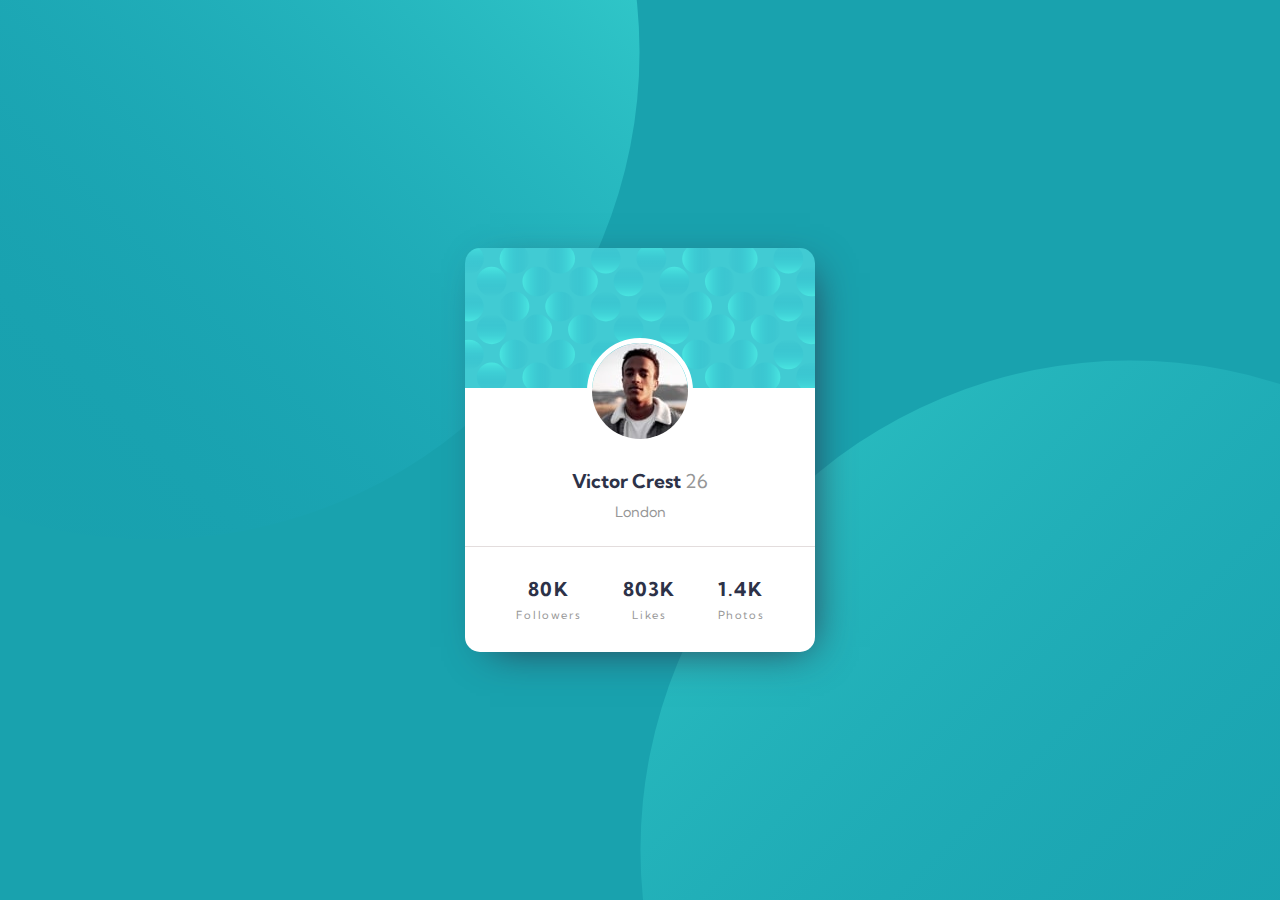
<file: index.html>
<!DOCTYPE html>
<html lang="en">

<head>
    <meta charset="UTF-8">
    <meta http-equiv="X-UA-Compatible" content="IE=edge">
    <meta name="viewport" content="width=device-width, initial-scale=1.0">
    <title>Profile Card</title>
    <link rel="stylesheet" href="style.css">
    <link href="https://fonts.googleapis.com/css2?family=Kumbh+Sans:wght@400;700&display=swap" rel="stylesheet">

</head>

<body>
    <main class="container">
        <div class="card">
            <div id="top">
                <!-- <img src="bg-pattern-card.svg" alt="background" id="header"> -->
                <div class="info">
                    <img src="image-victor.jpg" alt="profile-image" id="profilepic">
                    <h1>Victor Crest <span id="age">26</span></h1>
                    <div id="location">London</div>
                </div>
            </div>
            <div id="bottom">
                <div>
                    <h2> <span class="stat">80K</span>
                        Followers</h2>
                </div>
                <div>
                    <h2><span class="stat">803K</span>
                        Likes</h2>
                </div>
                <div>
                    <h2><span class="stat">1.4K</span>
                        Photos</h2>
                </div>
            </div>
        </div>
    </main>
</body>

</html>
</file>
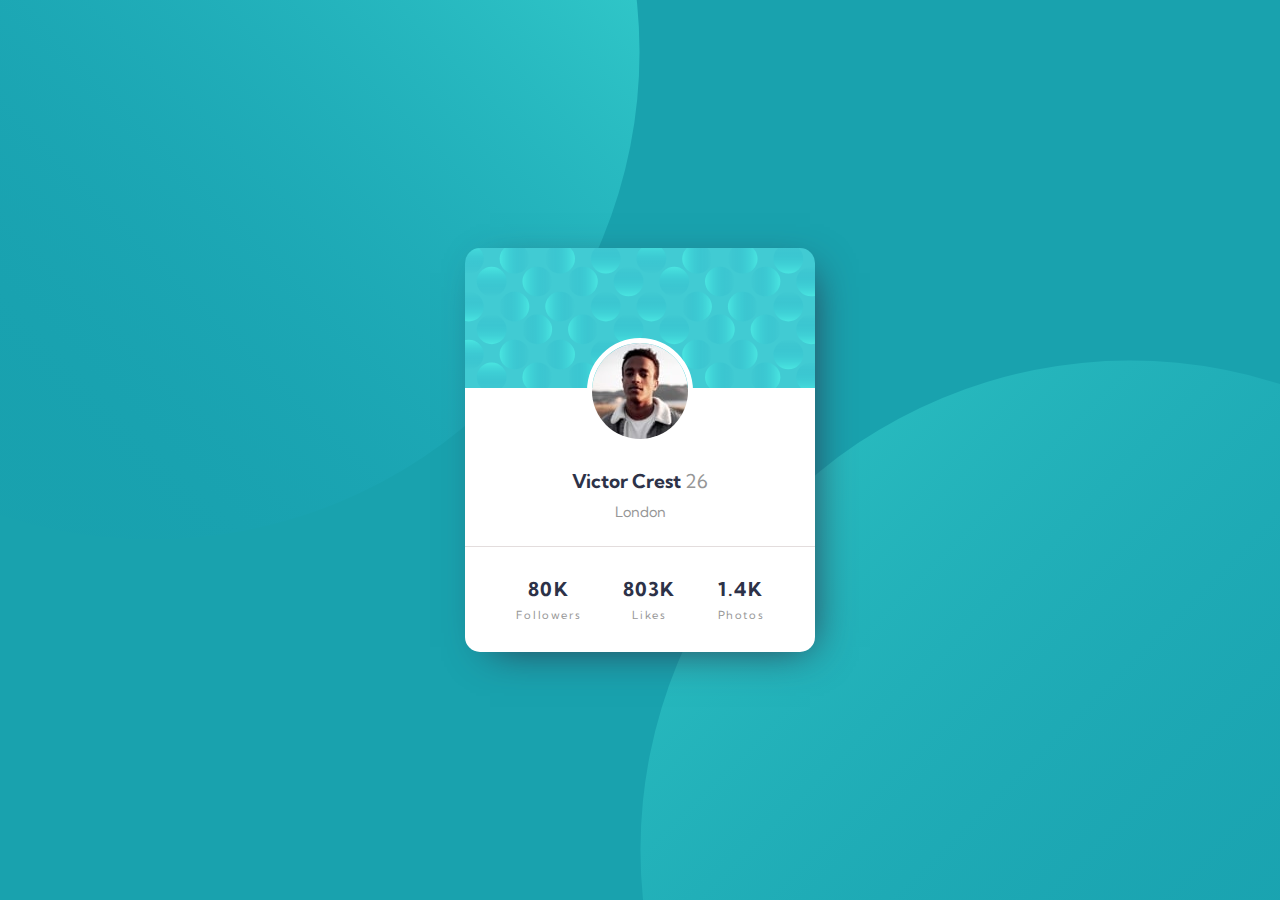
<file: Background.html>
<!DOCTYPE html>
<html lang="en">

<head>
    <meta charset="UTF-8">
    <meta http-equiv="X-UA-Compatible" content="IE=edge">
    <meta name="viewport" content="width=device-width, initial-scale=1.0">
    <title>Final Attempt</title>
    <link rel="stylesheet" href="backgroundstyle.css">
    <link href="https://fonts.googleapis.com/css2?family=Kumbh+Sans:wght@400;700&display=swap" rel="stylesheet">

</head>

<body>
    <div class="container">
        <div class="card">
            <div id="top">
                <!-- <img src="bg-pattern-card.svg" alt="background" id="header"> -->
                <div class="info">
                    <img src="image-victor.jpg" alt="profile-image" id="profilepic">
                    <h1>Victor Crest <span id="age">26</span></h1>
                    <div id="location">London</div>
                </div>
            </div>
            <div id="bottom">
                <div>
                    <h2> <span class="stat">80K</span>
                        Followers</h2>
                </div>
                <div>
                    <h2><span class="stat">803K</span>
                        Likes</h2>
                </div>
                <div>
                    <h2><span class="stat">1.4K</span>
                        Photos</h2>
                </div>
            </div>

        </div>
    </div>

</body>

</html>
</file>
<file: style.css>
* {
    padding: 0;
    margin: 0;
    box-sizing: border-box;
}

body {
    width: 100%;
    height: 100vh;
    position: relative;
    overflow: hidden;
    font-family: "kumbh Sans";
    font-size: 18px;
}

.container {
    position: absolute;
    top: 0;
    left: 0;
    width: 100%;
    height: 100%;
    display: grid;
    place-items: center;
    background: hsl(185, 75%, 39%);
    background-image:
    url(bg-pattern-top.svg),
    url(bg-pattern-bottom.svg);
    background-repeat: no-repeat;
    background-position: right 50vw bottom 40vh,
    left 50vw top 40vh;
}

.card{
    margin: 0 auto;
    max-width: 350px;
    min-width: 350px;
    /* height: ; */
    background: white url(bg-pattern-card.svg) no-repeat;
    box-shadow: 10px 10px 40px -15px hsl(229, 23%, 23%);
    border-radius: 15px;
    overflow: hidden;
    position: relative;
    display: flex;
    flex-direction: column;
    align-items: center;
    justify-content: center;
}
#top{
    width: 100%;
    text-align: center;
    margin-top: 90px;
}
#profilepic{
    display: block;
    margin: 0 auto;
    border-radius: 50%;
    border: 5px solid white;
}
.info{
    display: flex;
    flex-direction: column;
    align-items: center;
    justify-content: center;
}
h1, #age {
    font-size: 1.2rem;
}
h1{
    color: hsl(229, 23%, 23%);
    display: inline;
    padding-top: 25px;
}
#age, #location{
    color: hsl(0, 0%, 59%);
    font-weight: 400;
}
#location{
    font-size: 0.9rem;
    margin-top: 10px;
    margin-bottom: 25px;
}
#bottom{
    width: 100%;
    padding: 30px 30px;
    border-top: 1.5px solid hsl(0, 10%, 88%);
    display: flex;
    align-items: center;
    justify-content: space-around;
    text-align: center;
}
.stat{
    color: hsl(229, 23%, 23%);
    font-size: 1.2rem;
    font-weight: 700;
    display: block;
    margin-bottom: 0.4rem;
}
h2{
    font-size: 0.7rem;
    color: hsl(0, 0%, 59%);
    letter-spacing: 0.1rem;
    font-weight: 400;
}
</file>
<file: backgroundstyle.css>
* {
    padding: 0;
    margin: 0;
    box-sizing: border-box;
}

body {
    width: 100%;
    height: 100vh;
    position: relative;
    overflow: hidden;
    font-family: "kumbh Sans";
    font-size: 18px;
}

.container {
    position: absolute;
    top: 0;
    left: 0;
    width: 100%;
    height: 100%;
    display: grid;
    place-items: center;
    background: hsl(185, 75%, 39%);
    background-image:
    url(bg-pattern-top.svg),
    url(bg-pattern-bottom.svg);
    background-repeat: no-repeat;
    background-position: right 50vw bottom 40vh,
    left 50vw top 40vh;
}

.card{
    margin: 0 auto;
    max-width: 350px;
    min-width: 350px;
    /* height: ; */
    background: white url(bg-pattern-card.svg) no-repeat;
    box-shadow: 10px 10px 40px -15px hsl(229, 23%, 23%);
    border-radius: 15px;
    overflow: hidden;
    position: relative;
    display: flex;
    flex-direction: column;
    align-items: center;
    justify-content: center;
}
#top{
    width: 100%;
    text-align: center;
    margin-top: 90px;
}
#profilepic{
    display: block;
    margin: 0 auto;
    border-radius: 50%;
    border: 5px solid white;
}
.info{
    display: flex;
    flex-direction: column;
    align-items: center;
    justify-content: center;
}
h1, #age {
    font-size: 1.2rem;
}
h1{
    color: hsl(229, 23%, 23%);
    display: inline;
    padding-top: 25px;
}
#age, #location{
    color: hsl(0, 0%, 59%);
    font-weight: 400;
}
#location{
    font-size: 0.9rem;
    margin-top: 10px;
    margin-bottom: 25px;
}
#bottom{
    width: 100%;
    padding: 30px 30px;
    border-top: 1.5px solid hsl(0, 10%, 88%);
    display: flex;
    align-items: center;
    justify-content: space-around;
    text-align: center;
}
.stat{
    color: hsl(229, 23%, 23%);
    font-size: 1.2rem;
    font-weight: 700;
    display: block;
    margin-bottom: 0.4rem;
}
h2{
    font-size: 0.7rem;
    color: hsl(0, 0%, 59%);
    letter-spacing: 0.1rem;
    font-weight: 400;
}
</file>
